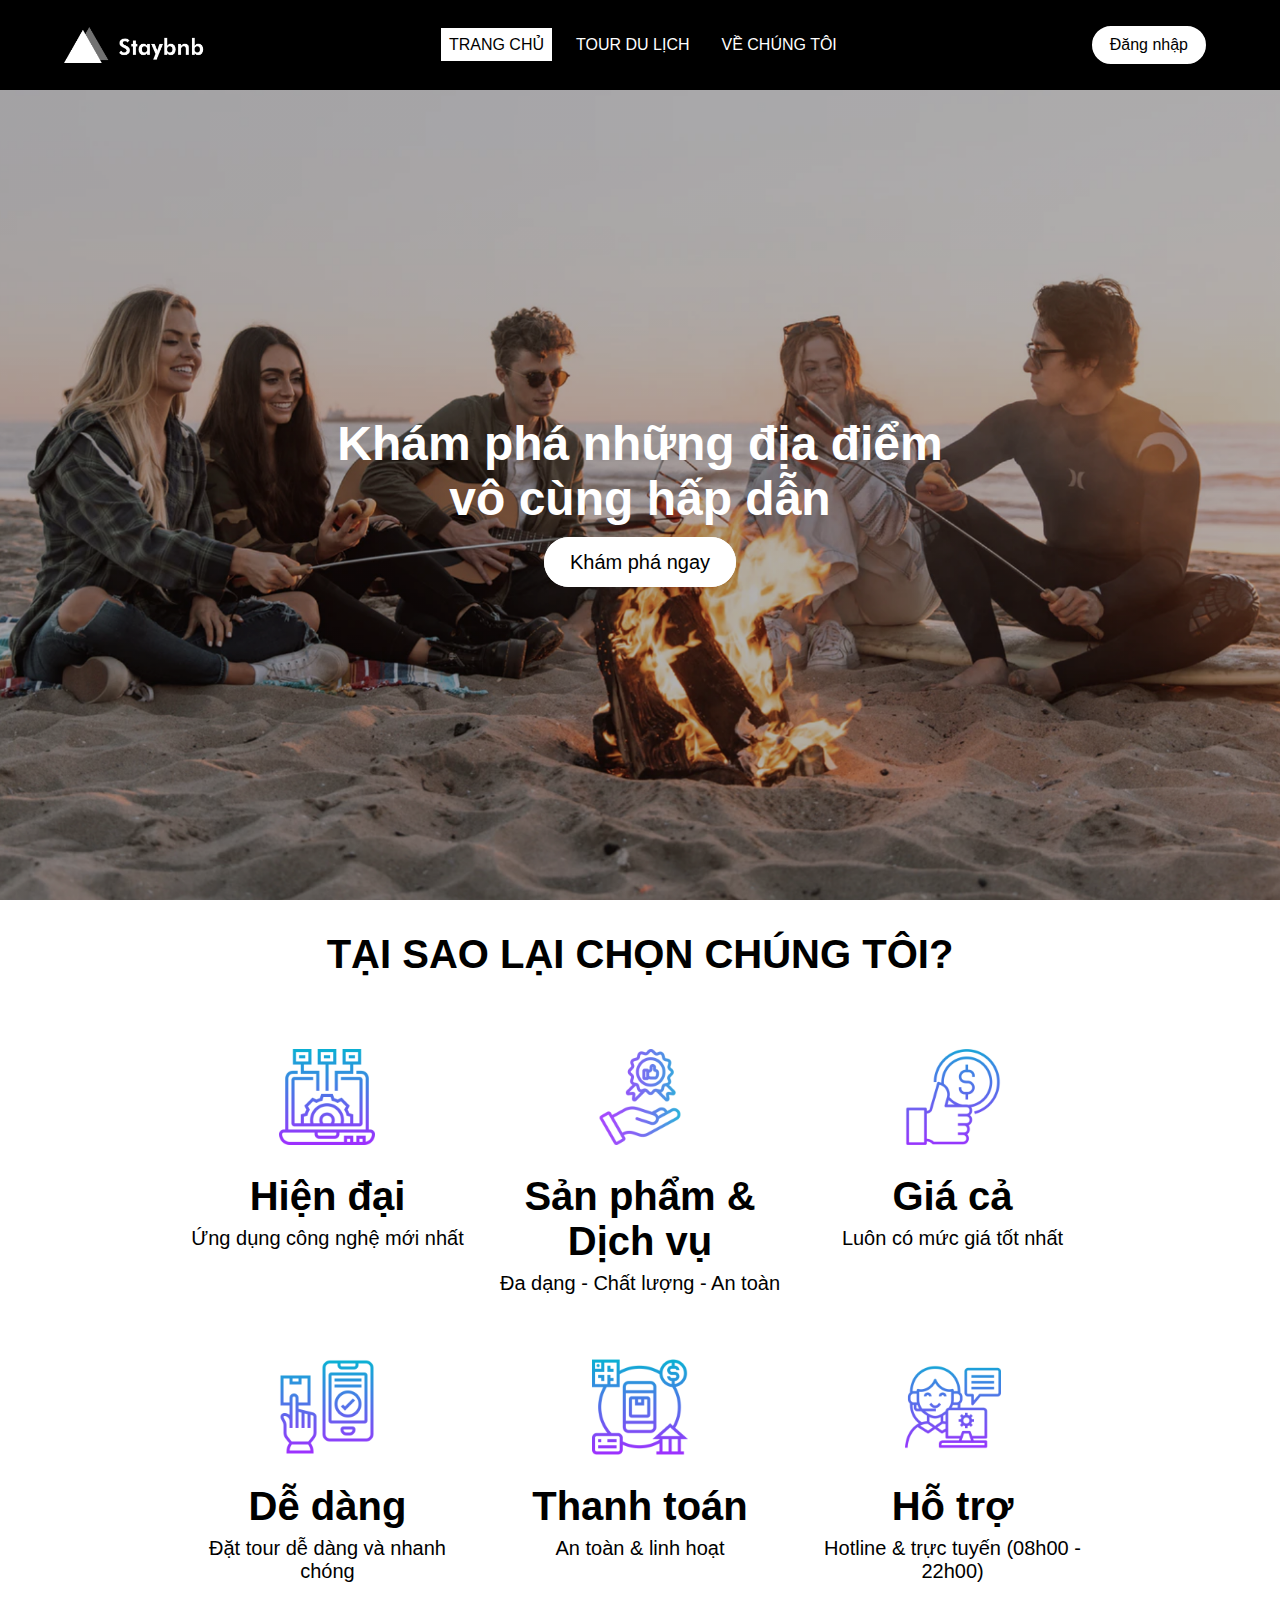
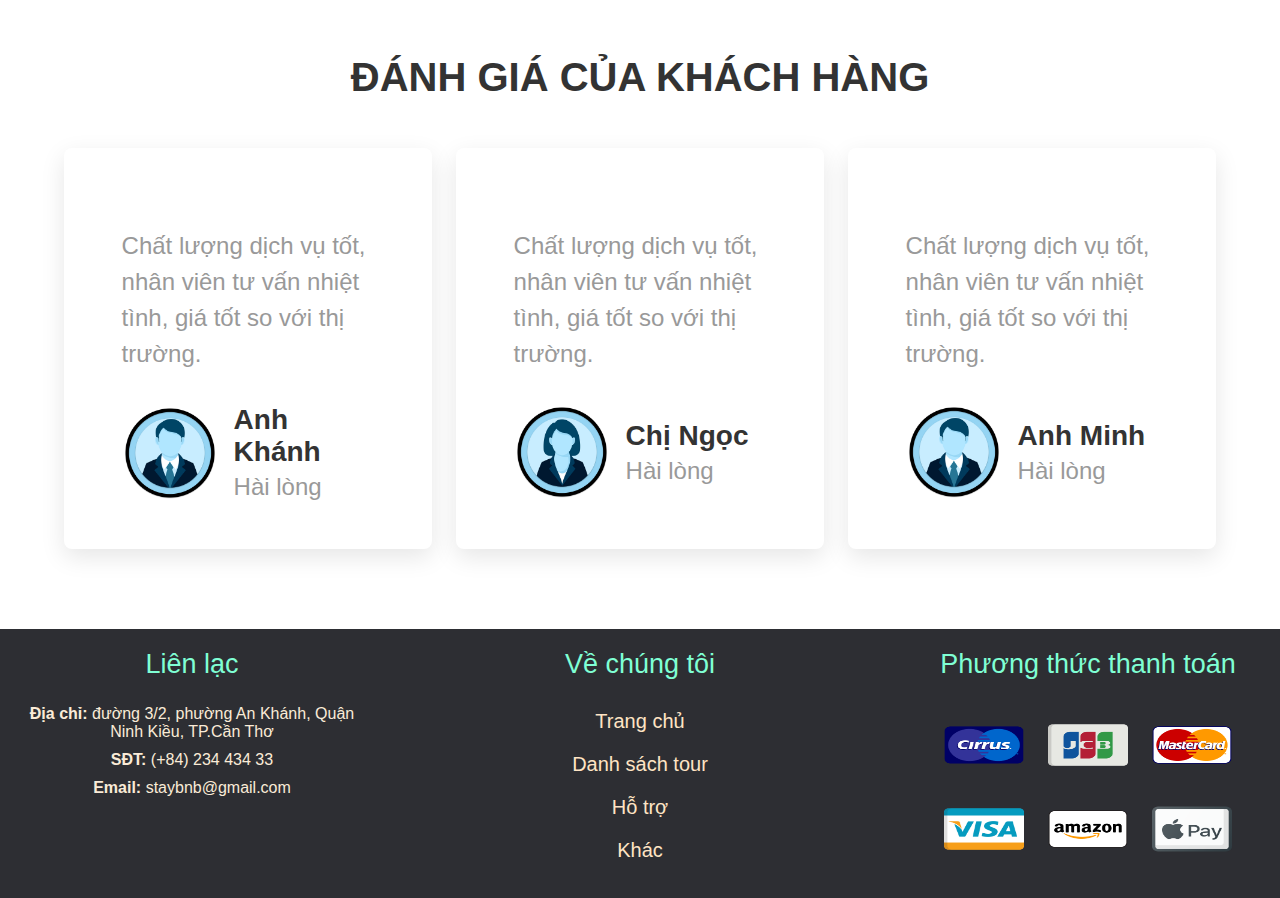
<file: index.html>
<!DOCTYPE html>
<html lang="en">
    <head>
        <meta charset="UTF-8" />
        <meta name="viewport" content="width=device-width, initial-scale=1.0" />
        <link
            rel="stylesheet"
            href="https://cdnjs.cloudflare.com/ajax/libs/font-awesome/6.4.2/css/all.min.css"
            integrity="sha512-z3gLpd7yknf1YoNbCzqRKc4qyor8gaKU1qmn+CShxbuBusANI9QpRohGBreCFkKxLhei6S9CQXFEbbKuqLg0DA=="
            crossorigin="anonymous"
            referrerpolicy="no-referrer" />
        <link rel="stylesheet" href="css/index.css" />
        <link rel="stylesheet" href="css/reset.css" />
        <title>Trang chủ</title>
    </head>
    <body>
        <header>
            <nav>
                <input type="checkbox" name="" id="toggler" class="hidden" />
                <label for="toggler" class="fa-solid fa-bars nav__toggle-icon hidden"></label>
                <img class="nav__logo" src="images/logo.png" alt="logo" />
                <ul class="nav__links">
                    <li><a class="active" href="#">Trang Chủ</a></li>
                    <li><a href="product.html">Tour Du Lịch</a></li>
                    <li><a href="#">Về Chúng Tôi</a></li>
                </ul>
                <a class="nav__btn-login" href="login.html">Đăng nhập</a>
                <div class="nav__personal hidden">
                    <div class="nav__shopping">
                        <p class="item-quantity hidden">0</p>
                        <i class="fa fa-shopping-cart nav__cart-icon"></i>
                    </div>
                    <div class="nav__user">
                        <i class="fa fa-user nav__user-icon"></i>
                        <span class="nav__username">Tang Thien Dat &nbsp; <i class="fa fa-caret-down"></i></span>
                        <div class="dropdown-menu hidden">
                            <ul>
                                <li><a href="#">Đổi mật khẩu</a></li>
                                <li><a class="nav__btn-logout" href="#">Đăng xuất</a></li>
                            </ul>
                        </div>
                    </div>
                </div>
            </nav>
        </header>
        <main>
            <section class="hero">
                <div class="hero-content">
                    <h1 class="caption">Khám phá những địa điểm vô cùng hấp dẫn</h1>
                    <a class="btn-explore" href="product.html">Khám phá ngay</a>
                </div>
            </section>
            <section class="why">
                <h1 class="why__title">Tại sao lại chọn chúng tôi?</h1>
                <div class="features">
                    <div class="feature__item">
                        <img class="feature__icon" src="images/index/technology.png" alt="technology" />
                        <h1 class="feature__title">Hiện đại</h1>
                        <p class="feature__description">Ứng dụng công nghệ mới nhất</p>
                    </div>
                    <div class="feature__item">
                        <img class="feature__icon" src="images/index/quality-service.png" alt="quality-service" />
                        <h1 class="feature__title">Sản phẩm & Dịch vụ</h1>
                        <p class="feature__description">Đa dạng - Chất lượng - An toàn</p>
                    </div>
                    <div class="feature__item">
                        <img class="feature__icon" src="images/index/best-price.png" alt="best-price" />
                        <h1 class="feature__title">Giá cả</h1>
                        <p class="feature__description">Luôn có mức giá tốt nhất</p>
                    </div>
                    <div class="feature__item">
                        <img class="feature__icon" src="images/index/easy-booking.png" alt="technology" />
                        <h1 class="feature__title">Dễ dàng</h1>
                        <p class="feature__description">Đặt tour dễ dàng và nhanh chóng</p>
                    </div>
                    <div class="feature__item">
                        <img class="feature__icon" src="images/index/safe-payment.png" alt="safe-payment" />
                        <h1 class="feature__title">Thanh toán</h1>
                        <p class="feature__description">An toàn & linh hoạt</p>
                    </div>
                    <div class="feature__item">
                        <img class="feature__icon" src="images/index/technical-support.png" alt="support" />
                        <h1 class="feature__title">Hỗ trợ</h1>
                        <p class="feature__description">Hotline & trực tuyến (08h00 - 22h00)</p>
                    </div>
                </div>
            </section>

            <section class="review" id="review">
                <h1 class="heading">ĐÁNH GIÁ CỦA KHÁCH HÀNG</h1>
                <div class="box-container">
                    <div class="box">
                        <div class="stars">
                            <i class="fa-solid fa-star"></i>
                            <i class="fa-solid fa-star"></i>
                            <i class="fa-solid fa-star"></i>
                            <i class="fa-solid fa-star"></i>
                            <i class="fa-solid fa-star"></i>
                        </div>

                        <p>Chất lượng dịch vụ tốt, nhân viên tư vấn nhiệt tình, giá tốt so với thị trường.</p>

                        <div class="user">
                            <img src="./images/index/user1.jpg" alt="user1" />
                            <div class="user-info">
                                <h3>Anh Khánh</h3>
                                <span>Hài lòng</span>
                            </div>
                        </div>
                    </div>

                    <div class="box">
                        <div class="stars">
                            <i class="fa-solid fa-star"></i>
                            <i class="fa-solid fa-star"></i>
                            <i class="fa-solid fa-star"></i>
                            <i class="fa-solid fa-star"></i>
                            <i class="fa-solid fa-star"></i>
                        </div>

                        <p>Chất lượng dịch vụ tốt, nhân viên tư vấn nhiệt tình, giá tốt so với thị trường.</p>

                        <div class="user">
                            <img src="./images/index/user2.png" alt="user2" />
                            <div class="user-info">
                                <h3>Chị Ngọc</h3>
                                <span>Hài lòng</span>
                            </div>
                        </div>
                    </div>

                    <div class="box">
                        <div class="stars">
                            <i class="fa-solid fa-star"></i>
                            <i class="fa-solid fa-star"></i>
                            <i class="fa-solid fa-star"></i>
                            <i class="fa-solid fa-star"></i>
                            <i class="fa-solid fa-star"></i>
                        </div>

                        <p>Chất lượng dịch vụ tốt, nhân viên tư vấn nhiệt tình, giá tốt so với thị trường.</p>

                        <div class="user">
                            <img src="./images/index/user1.jpg" alt="user3" />
                            <div class="user-info">
                                <h3>Anh Minh</h3>
                                <span>Hài lòng</span>
                            </div>
                        </div>
                    </div>
                </div>
            </section>
        </main>

        <footer>
            <div class="footer left">
                <h4 class="title">Liên lạc</h4>
                <p><b>Địa chỉ: </b>đường 3/2, phường An Khánh, Quận Ninh Kiều, TP.Cần Thơ</p>
                <p><b>SĐT: </b>(+84) 234 434 33</p>
                <p><b>Email: </b>staybnb@gmail.com</p>
                <p class="icon"><i class="fa-brands fa-facebook"></i></p>
                <p class="icon"><i class="fa-brands fa-instagram"></i></p>
                <p class="icon"><i class="fa-brands fa-google-plus"></i></p>
                <p class="icon"><i class="fa-brands fa-square-x-twitter"></i></p>
            </div>

            <div class="footer main">
                <h4 class="title">Về chúng tôi</h4>
                <ul>
                    <li><a href="index.html">Trang chủ</a></li>
                    <li><a href="product.html">Danh sách tour</a></li>
                    <li><a href="#">Hỗ trợ</a></li>
                    <li><a href="#">Khác</a></li>
                </ul>
            </div>

            <div class="footer right">
                <h4 class="title">Phương thức thanh toán</h4>
                <p>
                    <img src="./images/card/cir.png" width="100" height="80" alt="" />
                    <img src="./images/card/jcb.png" width="100" height="80" alt="" />
                    <img src="./images/card/master.png" width="100" height="80" alt="" />
                    <img src="./images/card/visa.png" width="100" height="80" alt="" />
                    <img src="./images/card/amazon.png" width="100" height="80" alt="" />
                    <img src="./images/card/apple.png" width="100" height="80" alt="" />
                </p>
            </div>
        </footer>
        <script src="js/index.js"></script>
        <script src="js/cart.js"></script>
        <script>
            window.onload = function () {
                loadShoppingCart();
                if (localStorage.getItem("loggedInUser")) {
                    const loggedInUser = JSON.parse(localStorage.getItem("loggedInUser"));
                    console.log(loggedInUser);
                    document.querySelector(
                        ".nav__username"
                    ).innerHTML = `${loggedInUser.username} &nbsp; <i class="fa fa-caret-down"></i>`;
                    const btnLogIn = document.querySelector(".nav__btn-login");
                    const navPersonal = document.querySelector(".nav__personal");
                    if (btnLogIn) {
                        btnLogIn.classList.add("hidden");
                        navPersonal.classList.remove("hidden");
                    } else {
                        btnLogIn.classList.remove("hidden");
                        navPersonal.classList.add("hidden");
                    }
                }
            };
            document.querySelector(".nav__logo").addEventListener("click", function () {
                window.location.href = "index.html";
            });
        </script>
    </body>
</html>
</file>
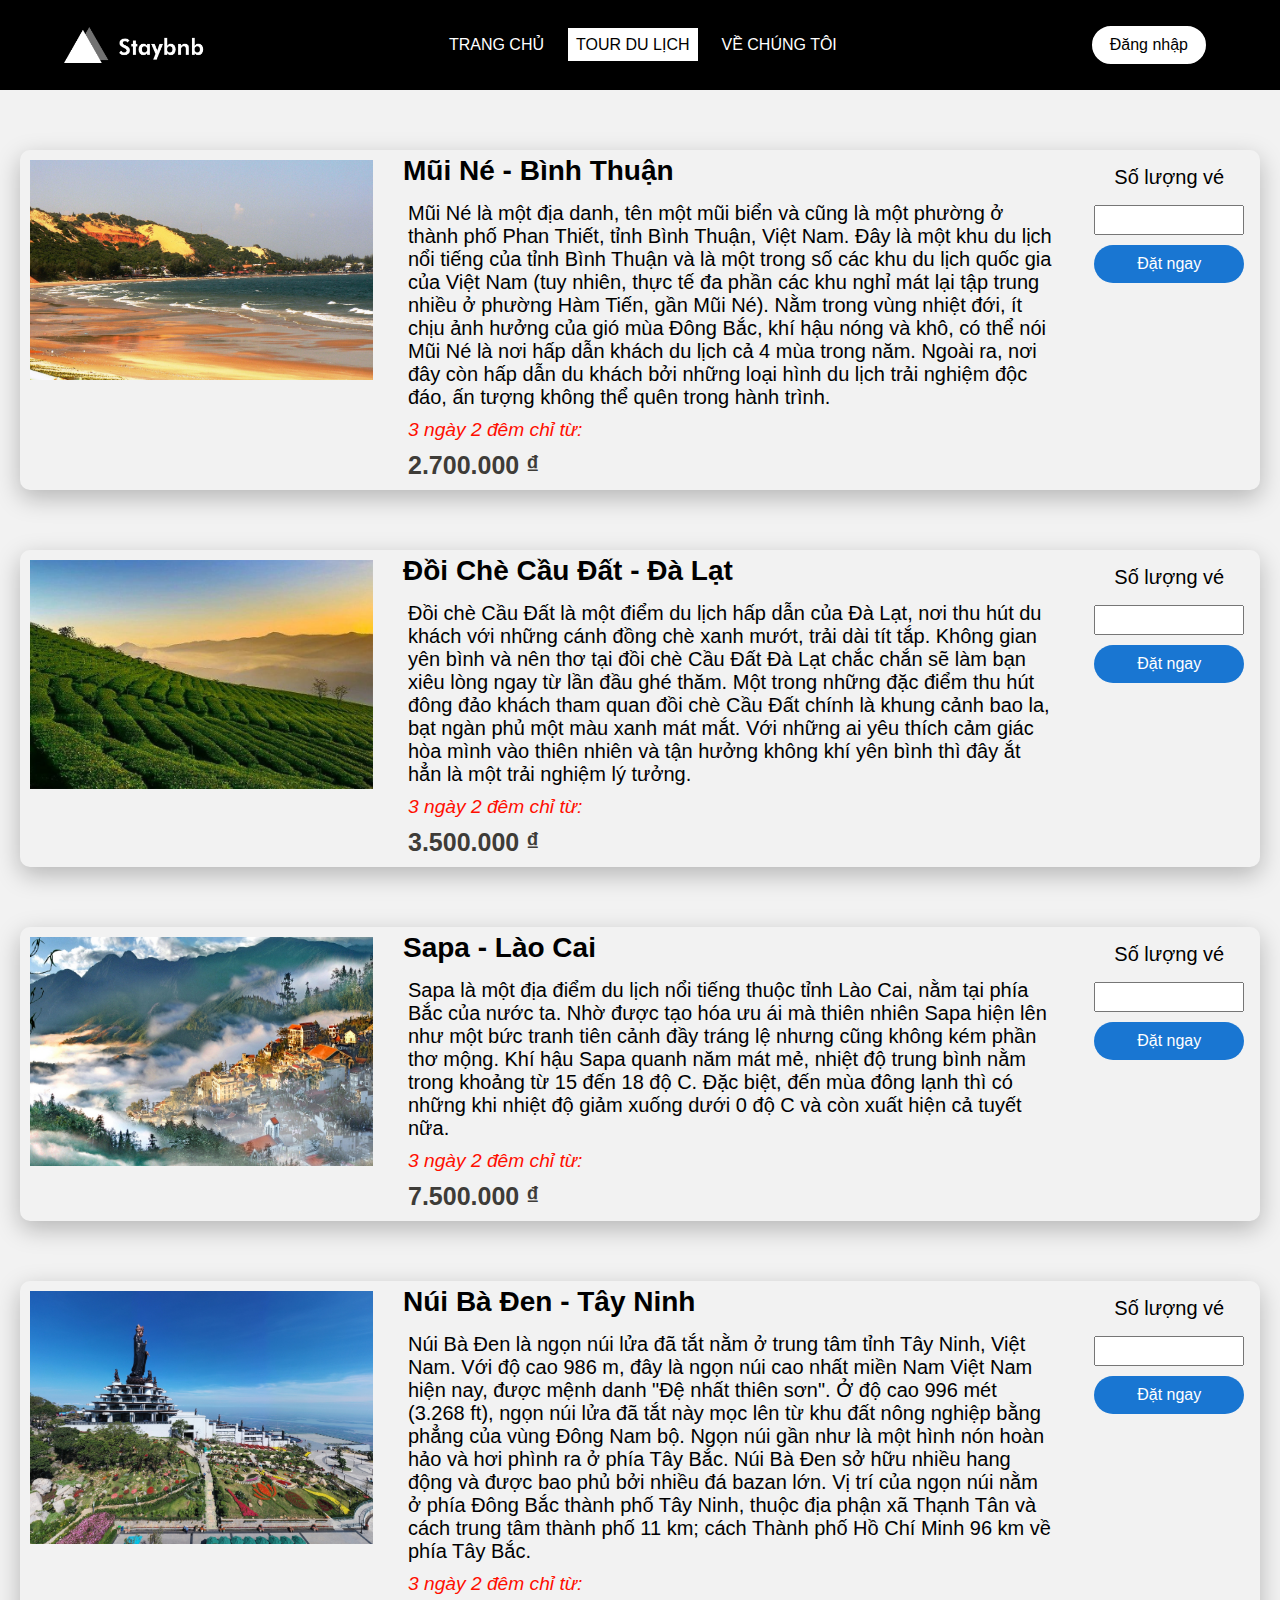
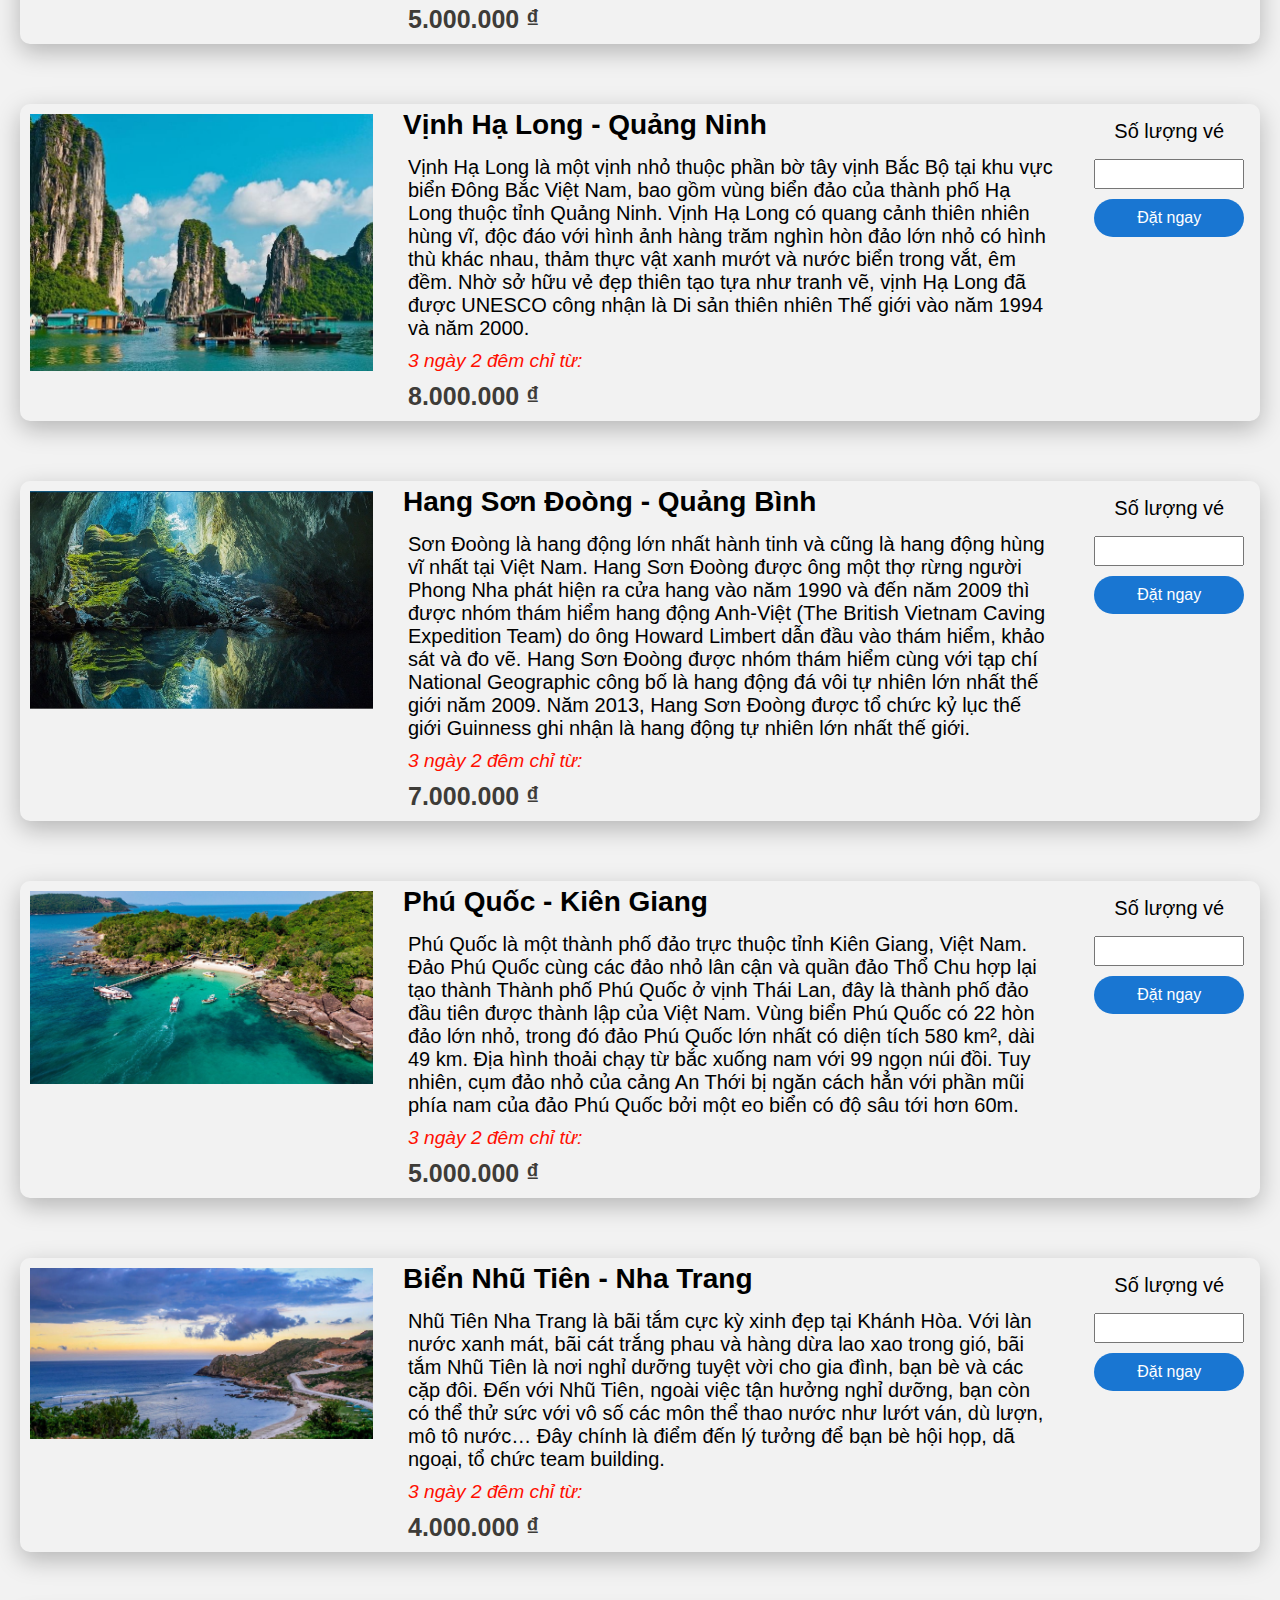
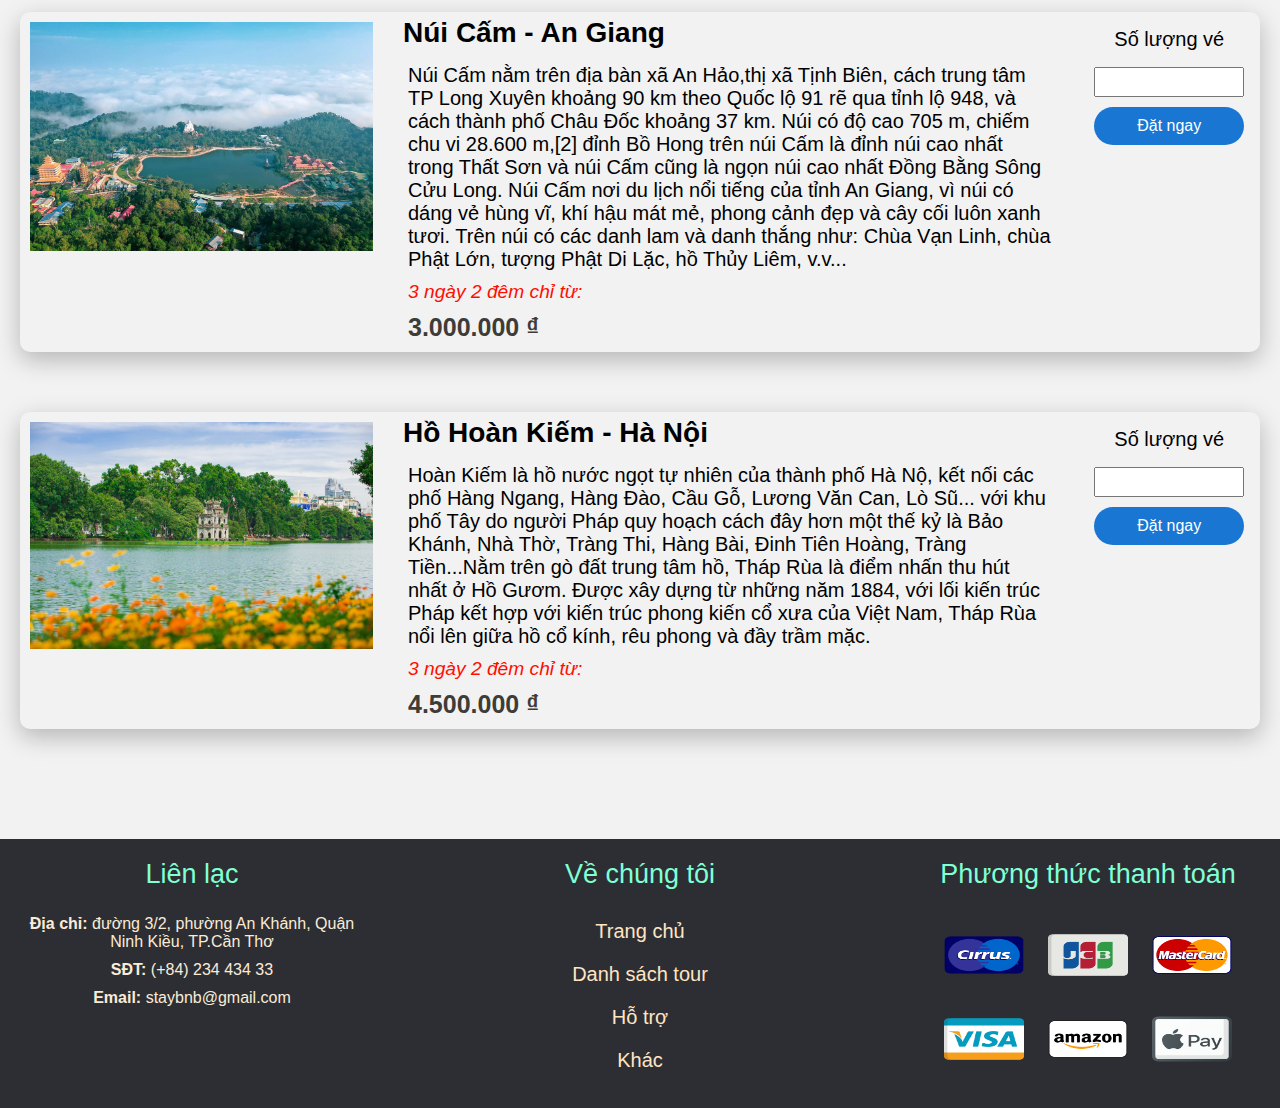
<file: cart.html>
<!DOCTYPE html>
<html lang="en">
    <head>
        <meta charset="UTF-8" />
        <meta name="viewport" content="width=device-width, initial-scale=1.0" />
        <title>Giỏ hàng</title>
        <link
            rel="stylesheet"
            href="https://cdnjs.cloudflare.com/ajax/libs/font-awesome/6.5.1/css/all.min.css"
            integrity="sha512-DTOQO9RWCH3ppGqcWaEA1BIZOC6xxalwEsw9c2QQeAIftl+Vegovlnee1c9QX4TctnWMn13TZye+giMm8e2LwA=="
            crossorigin="anonymous"
            referrerpolicy="no-referrer" />
        <link rel="stylesheet" href="css/cart.css" />
        <link rel="stylesheet" href="css/reset.css" />
    </head>
    <body>
        <header>
            <nav>
                <img class="nav__logo" src="images/logo.png" alt="logo" />
            </nav>
        </header>
        <main>
            <div class="cart"></div>
            <div class="payment">
                <table class="payment-info">
                    <tbody></tbody>
                </table>
                <a class="btn-pay" href="#">Thanh toán</a>
            </div>
        </main>
        <footer>
            <div class="footer-content">
                <h4 class="title">Phương thức thanh toán</h4>
                <p>
                    <img src="./images/card/cir.png" width="100" height="80" alt="" />
                    <img src="./images/card/jcb.png" width="100" height="80" alt="" />
                    <img src="./images/card/master.png" width="100" height="80" alt="" />
                    <img src="./images/card/visa.png" width="100" height="80" alt="" />
                    <img src="./images/card/amazon.png" width="100" height="80" alt="" />
                    <img src="./images/card/apple.png" width="100" height="80" alt="" />
                </p>
            </div>
        </footer>
    </body>
    <script src="js/cart.js"></script>
    <script>
        window.onload = showCart;
        document.querySelector(".nav__logo").addEventListener("click", function () {
            window.location.href = "index.html";
        });
    </script>
</html>
</file>
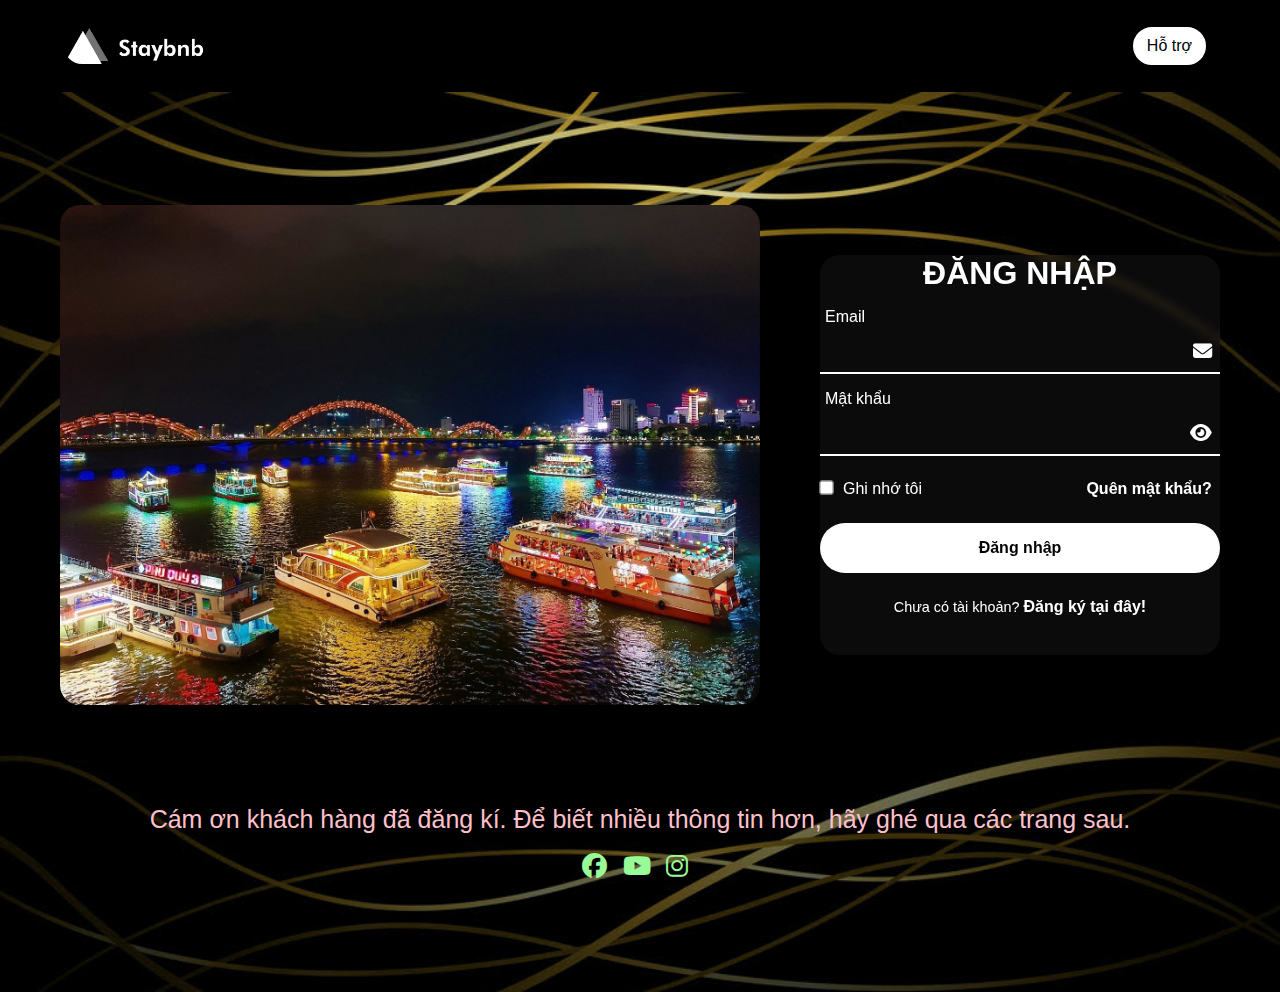
<file: login.html>
<!DOCTYPE html>
<html lang="en">
    <head>
        <meta charset="UTF-8" />
        <meta name="viewport" content="width=device-width, initial-scale=1.0" />
        <title>Đăng Nhập</title>
        <link rel="stylesheet" href="https://cdnjs.cloudflare.com/ajax/libs/font-awesome/6.4.2/css/all.min.css" />
        <link rel="stylesheet" href="/css/login.css" />
    </head>
    <body>
        <header>
            <nav>
                <img class="nav__logo" src="images/logo.png" alt="logo" />
                <a class="nav__btn-support" href="#">Hỗ trợ</a>
            </nav>
        </header>
        <main class="form">
            <form id="login-form">
                <img src="/images/login/banner-login.jpg" width="700px" height="500px" alt="" />
                <div class="form-box">
                    <h2 class="title">Đăng Nhập</h2>
                    <div class="inputbox">
                        <i class="fa-solid fa-envelope"></i>
                        <input id="email" type="email" required autocomplete="off" />
                        <label for="email">Email</label>
                    </div>
                    <div class="inputbox">
                        <i class="fa-solid fa-eye show-password"></i>
                        <input id="password" type="password" required />
                        <label for="password">Mật khẩu</label>
                    </div>
                    <div class="forget">
                        <label for="checkbox">
                            <input id="checkbox" type="checkbox" />Ghi nhớ tôi
                            <a href="#">Quên mật khẩu?</a>
                        </label>
                    </div>
                    <button>Đăng nhập</button>
                    <div class="register">
                        <p>
                            <span>Chưa có tài khoản?</span>
                            <a href="register.html"> Đăng ký tại đây!</a>
                        </p>
                    </div>
                </div>
            </form>
            <div class="form__content-detail">
                <div class="icon">
                    <p>Cám ơn khách hàng đã đăng kí. Để biết nhiều thông tin hơn, hãy ghé qua các trang sau.</p>
                    <a href="#">
                        <i class="fa-brands fa-facebook"></i>
                    </a>
                    <a href="#">
                        <i class="fa-brands fa-youtube"></i>
                    </a>
                    <a href="#">
                        <i class="fa-brands fa-instagram"></i>
                    </a>
                </div>
            </div>
        </main>
        <script src="js/login.js"></script>
        <script>
            document.querySelector(".nav__logo").addEventListener("click", function () {
                window.location.href = "index.html";
            });
        </script>
    </body>
</html>
</file>
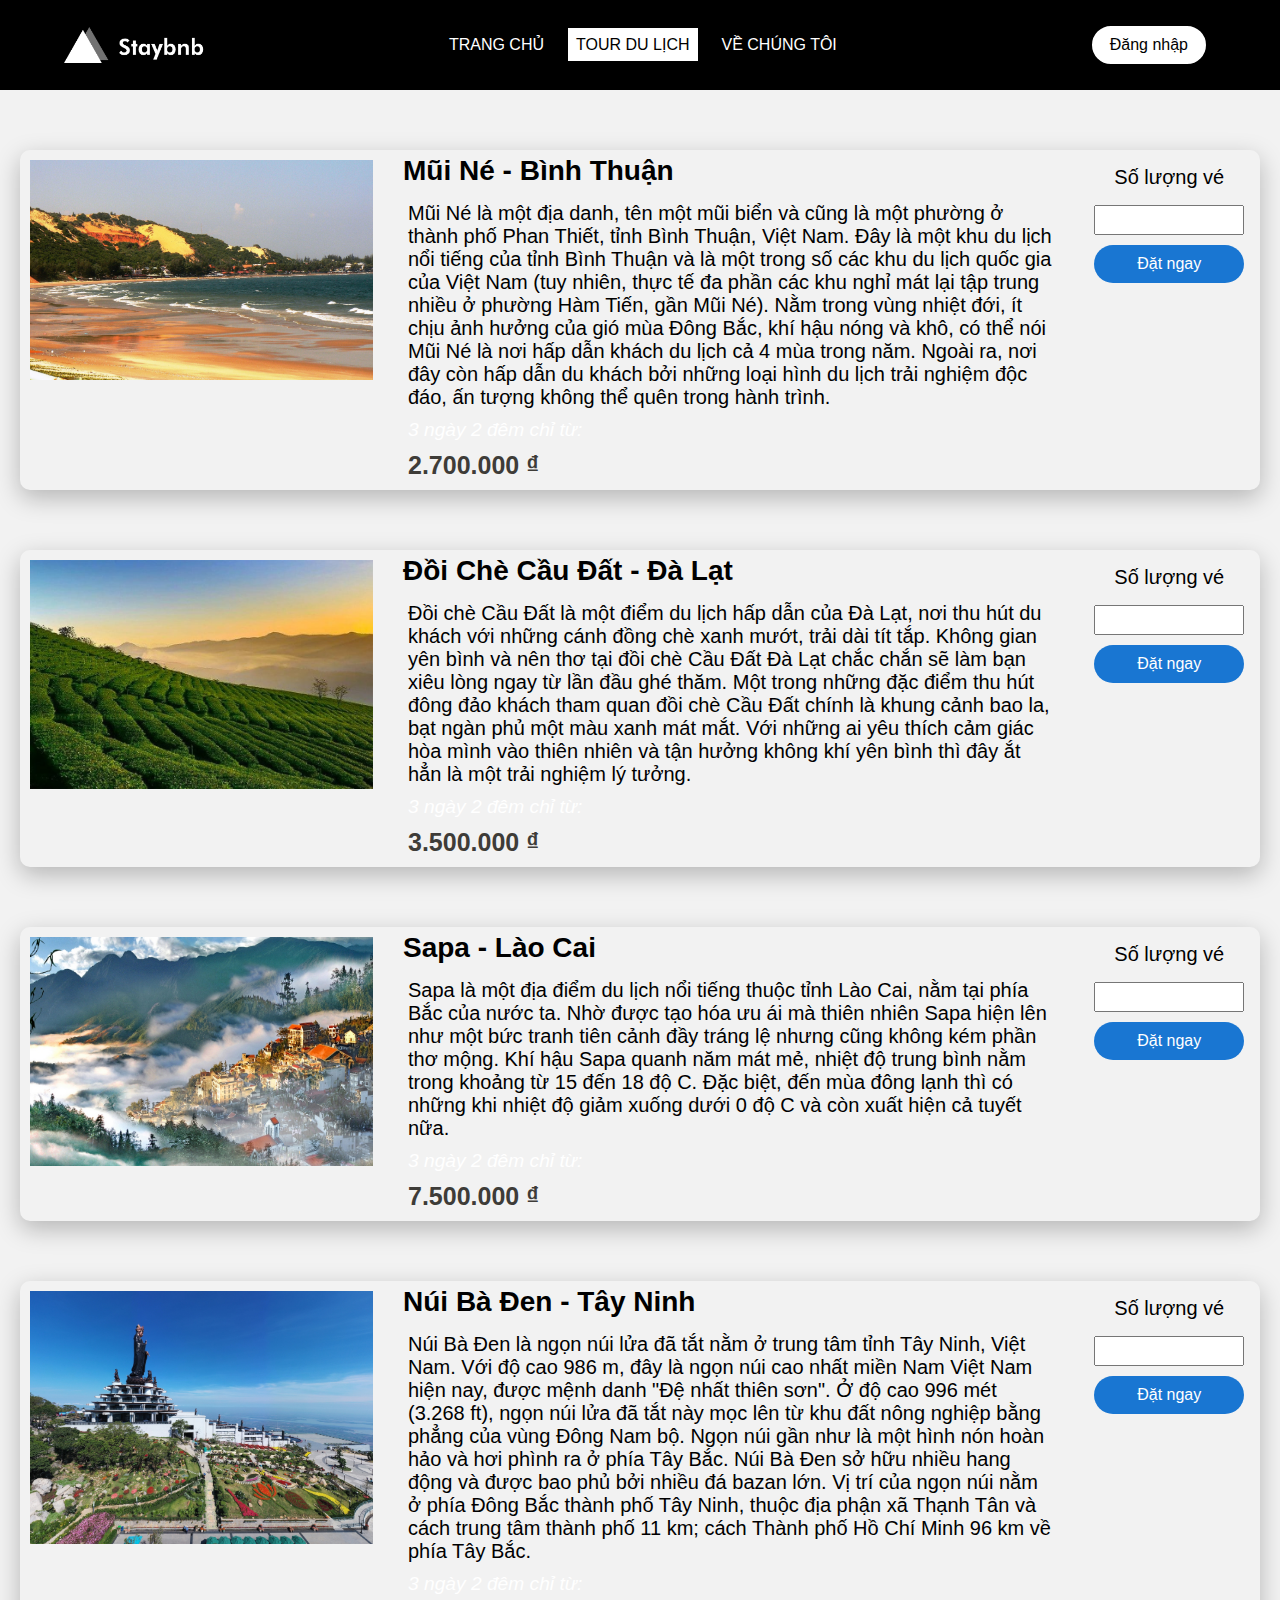
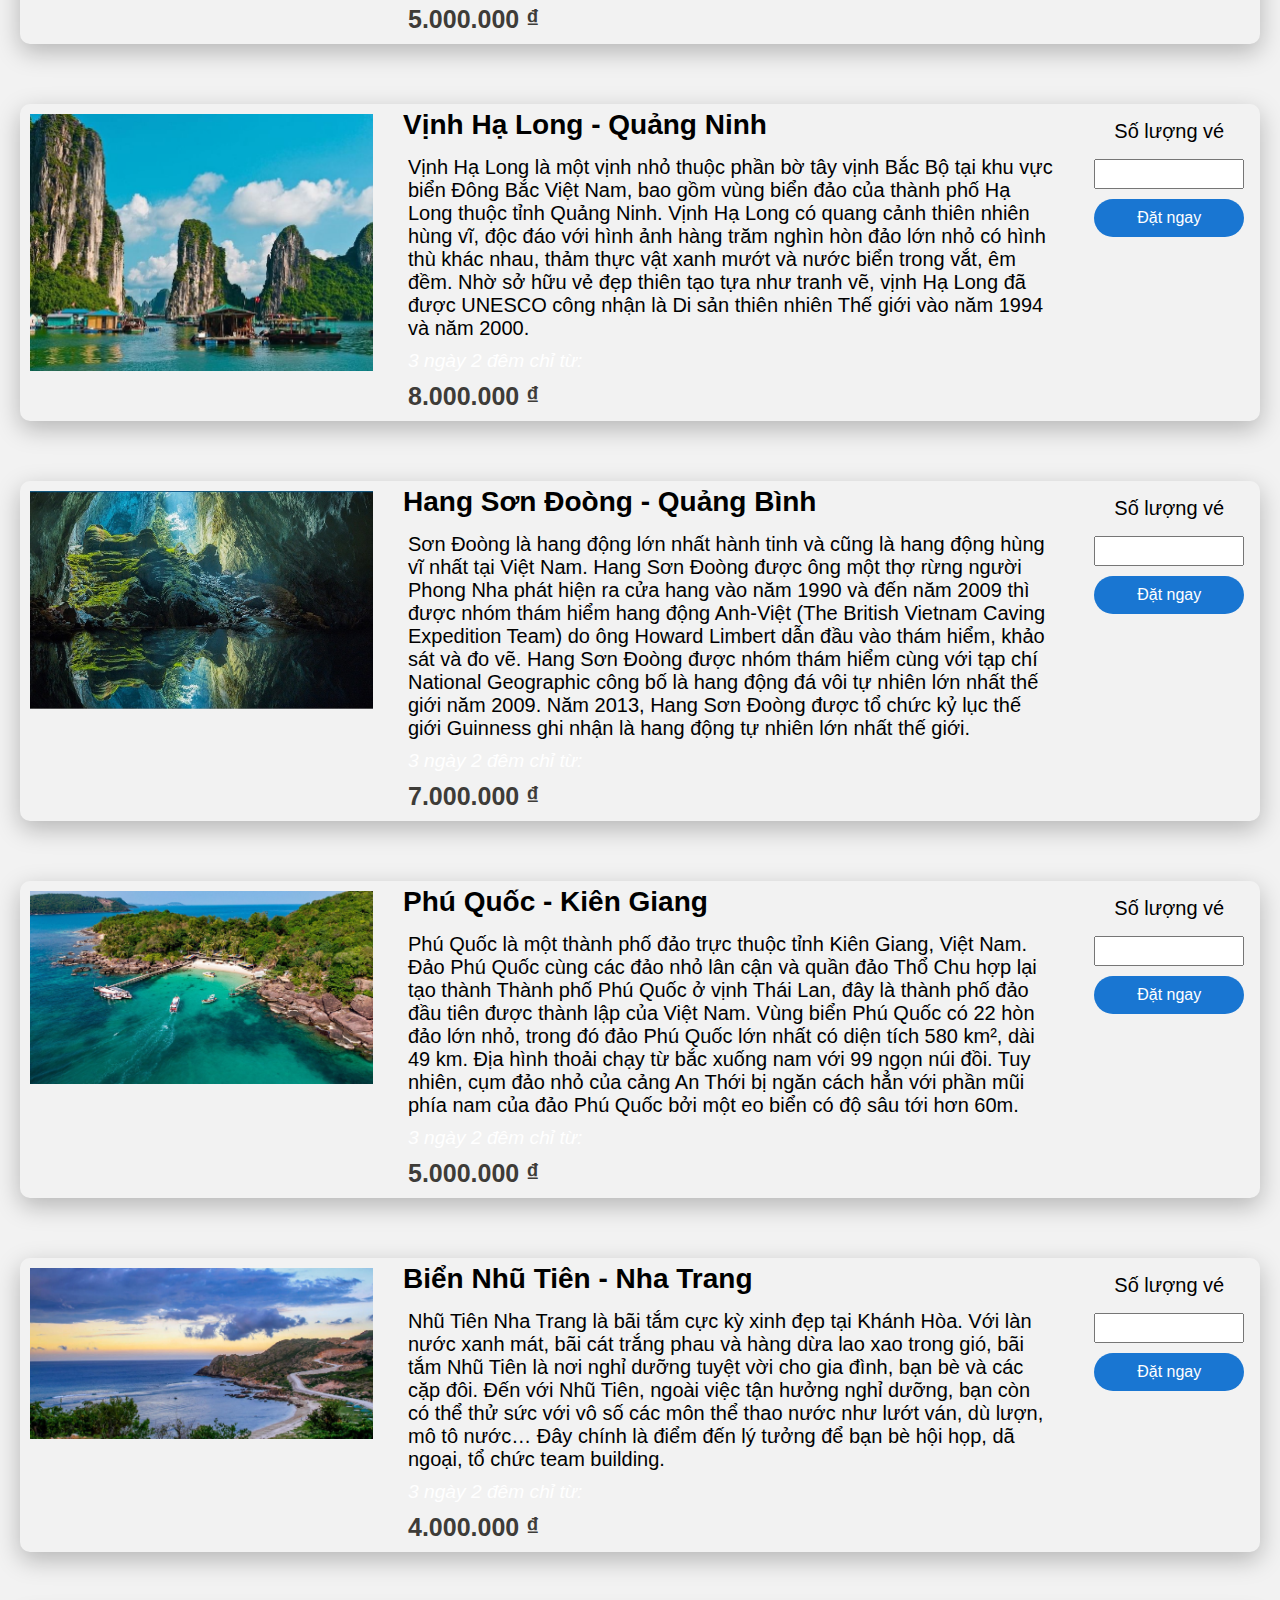
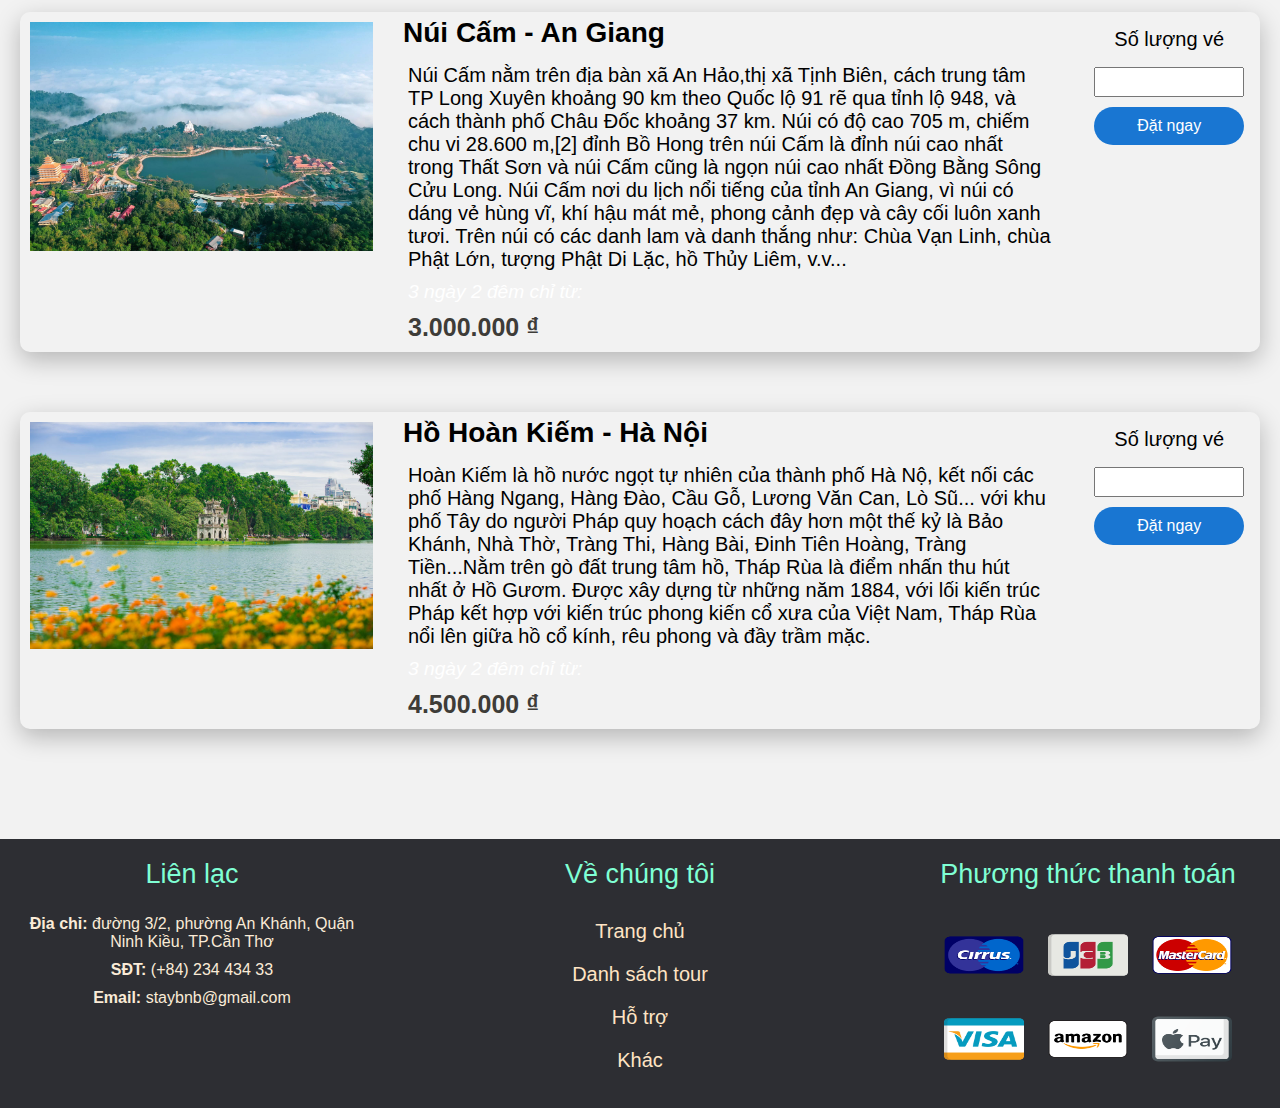
<file: product.html>
<!DOCTYPE html>
<html lang="en">
    <head>
        <meta charset="UTF-8" />
        <meta name="viewport" content="width=device-width, initial-scale=1.0" />
        <title>Product</title>
        <link
            rel="stylesheet"
            href="https://cdnjs.cloudflare.com/ajax/libs/font-awesome/6.5.1/css/all.min.css"
            integrity="sha512-DTOQO9RWCH3ppGqcWaEA1BIZOC6xxalwEsw9c2QQeAIftl+Vegovlnee1c9QX4TctnWMn13TZye+giMm8e2LwA=="
            crossorigin="anonymous"
            referrerpolicy="no-referrer" />
        <link rel="stylesheet" href="./css/product.css" />
        <link rel="stylesheet" href="./css/reset.css" />
    </head>
    <body>
        <header>
            <nav>
                <input type="checkbox" name="" id="toggler" class="hidden" />
                <label for="toggler" class="fa-solid fa-bars nav__toggle-icon hidden"></label>
                <img class="nav__logo" src="images/logo.png" alt="logo" />
                <ul class="nav__links">
                    <li><a href="index.html">Trang Chủ</a></li>
                    <li><a class="active" href="product.html">Tour Du Lịch</a></li>
                    <li><a href="#">Về Chúng Tôi</a></li>
                </ul>
                <a class="nav__btn-login" href="login.html">Đăng nhập</a>
                <div class="nav__personal hidden">
                    <div class="nav__shopping">
                        <p class="item-quantity hidden">0</p>
                        <i class="fa fa-shopping-cart nav__cart-icon"></i>
                    </div>
                    <div class="nav__user">
                        <i class="fa fa-user nav__user-icon"></i>
                        <span class="nav__username">Username &nbsp; <i class="fa fa-caret-down"></i></span>
                        <div class="dropdown-menu hidden">
                            <ul>
                                <li><a href="#">Đổi mật khẩu</a></li>
                                <li><a class="nav__btn-logout" href="#">Đăng xuất</a></li>
                            </ul>
                        </div>
                    </div>
                </div>
            </nav>
        </header>
        <script src="./js/index.js"></script>
        <main>
            <div class="places-list">
                <div class="places-item">
                    <div class="places-img">
                        <img src="./images/products/product-001.jpg" alt="" />
                    </div>

                    <div class="places-body">
                        <p class="product-id" hidden>001</p>
                        <h1 class="place-name">Mũi Né - Bình Thuận</h1>
                        <p class="place-description">
                            Mũi Né là một địa danh, tên một mũi biển và cũng là một phường ở thành phố Phan Thiết, tỉnh
                            Bình Thuận, Việt Nam. Đây là một khu du lịch nổi tiếng của tỉnh Bình Thuận và là một trong
                            số các khu du lịch quốc gia của Việt Nam (tuy nhiên, thực tế đa phần các khu nghỉ mát lại
                            tập trung nhiều ở phường Hàm Tiến, gần Mũi Né). Nằm trong vùng nhiệt đới, ít chịu ảnh hưởng
                            của gió mùa Đông Bắc, khí hậu nóng và khô, có thể nói Mũi Né là nơi hấp dẫn khách du lịch cả
                            4 mùa trong năm. Ngoài ra, nơi đây còn hấp dẫn du khách bởi những loại hình du lịch trải
                            nghiệm độc đáo, ấn tượng không thể quên trong hành trình.
                        </p>
                        <p><i class="box-animation">3 ngày 2 đêm chỉ từ:</i></p>
                        <h3 class="price">2700000</h3>
                    </div>

                    <div class="places-booking">
                        <p class="booking-title">Số lượng vé</p>
                        <input type="number" name="quantity" id="quantity-001" min="0" max="100" />
                        <a class="book-now" href="#">Đặt ngay</a>
                    </div>
                </div>

                <div class="places-item">
                    <div class="places-img">
                        <img src="./images/products/product-002.jpg" alt="" />
                    </div>

                    <div class="places-body">
                        <p class="product-id" hidden>002</p>
                        <h1 class="place-name">Đồi Chè Cầu Đất - Đà Lạt</h1>
                        <p class="place-description">
                            Đồi chè Cầu Đất là một điểm du lịch hấp dẫn của Đà Lạt, nơi thu hút du khách với những cánh
                            đồng chè xanh mướt, trải dài tít tắp. Không gian yên bình và nên thơ tại đồi chè Cầu Đất Đà
                            Lạt chắc chắn sẽ làm bạn xiêu lòng ngay từ lần đầu ghé thăm. Một trong những đặc điểm thu
                            hút đông đảo khách tham quan đồi chè Cầu Đất chính là khung cảnh bao la, bạt ngàn phủ một
                            màu xanh mát mắt. Với những ai yêu thích cảm giác hòa mình vào thiên nhiên và tận hưởng
                            không khí yên bình thì đây ắt hẳn là một trải nghiệm lý tưởng.
                        </p>
                        <p><i class="box-animation">3 ngày 2 đêm chỉ từ:</i></p>
                        <h3 class="price">3500000</h3>
                    </div>

                    <div class="places-booking">
                        <p class="booking-title">Số lượng vé</p>
                        <input type="number" name="quantity" id="quantity-002" min="0" max="100" />
                        <a class="book-now" href="#">Đặt ngay</a>
                    </div>
                </div>

                <div class="places-item">
                    <div class="places-img">
                        <img src="./images/products/product-003.jpg" alt="" />
                    </div>

                    <div class="places-body">
                        <p class="product-id" hidden>003</p>
                        <h1 class="place-name">Sapa - Lào Cai</h1>
                        <p class="place-description">
                            Sapa là một địa điểm du lịch nổi tiếng thuộc tỉnh Lào Cai, nằm tại phía Bắc của nước ta. Nhờ
                            được tạo hóa ưu ái mà thiên nhiên Sapa hiện lên như một bức tranh tiên cảnh đầy tráng lệ
                            nhưng cũng không kém phần thơ mộng. Khí hậu Sapa quanh năm mát mẻ, nhiệt độ trung bình nằm
                            trong khoảng từ 15 đến 18 độ C. Đặc biệt, đến mùa đông lạnh thì có những khi nhiệt độ giảm
                            xuống dưới 0 độ C và còn xuất hiện cả tuyết nữa.
                        </p>
                        <p><i class="box-animation">3 ngày 2 đêm chỉ từ:</i></p>
                        <h3 class="price">7500000</h3>
                    </div>

                    <div class="places-booking">
                        <p class="booking-title">Số lượng vé</p>
                        <input type="number" name="quantity" id="quantity-003" min="0" max="100" />
                        <a class="book-now" href="#">Đặt ngay</a>
                    </div>
                </div>

                <div class="places-item">
                    <div class="places-img">
                        <img src="./images/products/product-004.jpg" alt="" />
                    </div>

                    <div class="places-body">
                        <p class="product-id" hidden>004</p>
                        <h1 class="place-name">Núi Bà Đen - Tây Ninh</h1>
                        <p class="place-description">
                            Núi Bà Đen là ngọn núi lửa đã tắt nằm ở trung tâm tỉnh Tây Ninh, Việt Nam. Với độ cao 986 m,
                            đây là ngọn núi cao nhất miền Nam Việt Nam hiện nay, được mệnh danh "Đệ nhất thiên sơn". Ở
                            độ cao 996 mét (3.268 ft), ngọn núi lửa đã tắt này mọc lên từ khu đất nông nghiệp bằng phẳng
                            của vùng Đông Nam bộ. Ngọn núi gần như là một hình nón hoàn hảo và hơi phình ra ở phía Tây
                            Bắc. Núi Bà Đen sở hữu nhiều hang động và được bao phủ bởi nhiều đá bazan lớn. Vị trí của
                            ngọn núi nằm ở phía Đông Bắc thành phố Tây Ninh, thuộc địa phận xã Thạnh Tân và cách trung
                            tâm thành phố 11 km; cách Thành phố Hồ Chí Minh 96 km về phía Tây Bắc.
                        </p>
                        <p><i class="box-animation">3 ngày 2 đêm chỉ từ:</i></p>
                        <h3 class="price">5000000</h3>
                    </div>

                    <div class="places-booking">
                        <p class="booking-title">Số lượng vé</p>
                        <input type="number" name="quantity" id="quantity-004" min="0" max="100" />
                        <a class="book-now" href="#">Đặt ngay</a>
                    </div>
                </div>

                <div class="places-item">
                    <div class="places-img">
                        <img src="./images/products/product-005.jpg" alt="" />
                    </div>

                    <div class="places-body">
                        <p class="product-id" hidden>005</p>
                        <h1 class="place-name">Vịnh Hạ Long - Quảng Ninh</h1>
                        <p class="place-description">
                            Vịnh Hạ Long là một vịnh nhỏ thuộc phần bờ tây vịnh Bắc Bộ tại khu vực biển Đông Bắc Việt
                            Nam, bao gồm vùng biển đảo của thành phố Hạ Long thuộc tỉnh Quảng Ninh. Vịnh Hạ Long có
                            quang cảnh thiên nhiên hùng vĩ, độc đáo với hình ảnh hàng trăm nghìn hòn đảo lớn nhỏ có hình
                            thù khác nhau, thảm thực vật xanh mướt và nước biển trong vắt, êm đềm. Nhờ sở hữu vẻ đẹp
                            thiên tạo tựa như tranh vẽ, vịnh Hạ Long đã được UNESCO công nhận là Di sản thiên nhiên Thế
                            giới vào năm 1994 và năm 2000.
                        </p>
                        <p><i class="box-animation">3 ngày 2 đêm chỉ từ:</i></p>
                        <h3 class="price">8000000</h3>
                    </div>

                    <div class="places-booking">
                        <p class="booking-title">Số lượng vé</p>
                        <input type="number" name="quantity" id="quantity-005" min="0" max="100" />
                        <a class="book-now" href="#">Đặt ngay</a>
                    </div>
                </div>
                <div class="places-item">
                    <div class="places-img">
                        <img src="./images/products/product-006.jpg" alt="" />
                    </div>

                    <div class="places-body">
                        <p class="product-id" hidden>006</p>
                        <h1 class="place-name">Hang Sơn Đoòng - Quảng Bình</h1>
                        <p class="place-description">
                            Sơn Đoòng là hang động lớn nhất hành tinh và cũng là hang động hùng vĩ nhất tại Việt Nam.
                            Hang Sơn Đoòng được ông một thợ rừng người Phong Nha phát hiện ra cửa hang vào năm 1990 và
                            đến năm 2009 thì được nhóm thám hiểm hang động Anh-Việt (The British Vietnam Caving
                            Expedition Team) do ông Howard Limbert dẫn đầu vào thám hiểm, khảo sát và đo vẽ. Hang Sơn
                            Đoòng được nhóm thám hiểm cùng với tạp chí National Geographic công bố là hang động đá vôi
                            tự nhiên lớn nhất thế giới năm 2009. Năm 2013, Hang Sơn Đoòng được tổ chức kỷ lục thế giới
                            Guinness ghi nhận là hang động tự nhiên lớn nhất thế giới.
                        </p>
                        <p><i class="box-animation">3 ngày 2 đêm chỉ từ:</i></p>
                        <h3 class="price">7000000</h3>
                    </div>

                    <div class="places-booking">
                        <p class="booking-title">Số lượng vé</p>
                        <input type="number" name="quantity" id="quantity-006" min="0" max="100" />
                        <a class="book-now" href="#">Đặt ngay</a>
                    </div>
                </div>

                <div class="places-item">
                    <div class="places-img">
                        <img src="./images/products/product-007.png" alt="" />
                    </div>

                    <div class="places-body">
                        <p class="product-id" hidden>007</p>
                        <h1 class="place-name">Phú Quốc - Kiên Giang</h1>
                        <p class="place-description">
                            Phú Quốc là một thành phố đảo trực thuộc tỉnh Kiên Giang, Việt Nam. Đảo Phú Quốc cùng các
                            đảo nhỏ lân cận và quần đảo Thổ Chu hợp lại tạo thành Thành phố Phú Quốc ở vịnh Thái Lan,
                            đây là thành phố đảo đầu tiên được thành lập của Việt Nam. Vùng biển Phú Quốc có 22 hòn đảo
                            lớn nhỏ, trong đó đảo Phú Quốc lớn nhất có diện tích 580 km², dài 49 km. Địa hình thoải chạy
                            từ bắc xuống nam với 99 ngọn núi đồi. Tuy nhiên, cụm đảo nhỏ của cảng An Thới bị ngăn cách
                            hẳn với phần mũi phía nam của đảo Phú Quốc bởi một eo biển có độ sâu tới hơn 60m.
                        </p>
                        <p><i class="box-animation">3 ngày 2 đêm chỉ từ:</i></p>
                        <h3 class="price">5000000</h3>
                    </div>

                    <div class="places-booking">
                        <p class="booking-title">Số lượng vé</p>
                        <input type="number" name="quantity" id="quantity-007" min="0" max="100" />
                        <a class="book-now" href="#">Đặt ngay</a>
                    </div>
                </div>

                <div class="places-item">
                    <div class="places-img">
                        <img src="./images/products/product-008.jpg" alt="" />
                    </div>

                    <div class="places-body">
                        <p class="product-id" hidden>008</p>
                        <h1 class="place-name">Biển Nhũ Tiên - Nha Trang</h1>
                        <p class="place-description">
                            Nhũ Tiên Nha Trang là bãi tắm cực kỳ xinh đẹp tại Khánh Hòa. Với làn nước xanh mát, bãi cát
                            trắng phau và hàng dừa lao xao trong gió, bãi tắm Nhũ Tiên là nơi nghỉ dưỡng tuyệt vời cho
                            gia đình, bạn bè và các cặp đôi. Đến với Nhũ Tiên, ngoài việc tận hưởng nghỉ dưỡng, bạn còn
                            có thể thử sức với vô số các môn thể thao nước như lướt ván, dù lượn, mô tô nước… Đây chính
                            là điểm đến lý tưởng để bạn bè hội họp, dã ngoại, tổ chức team building.
                        </p>
                        <p><i class="box-animation">3 ngày 2 đêm chỉ từ:</i></p>
                        <h3 class="price">4000000</h3>
                    </div>

                    <div class="places-booking">
                        <p class="booking-title">Số lượng vé</p>
                        <input type="number" name="quantity" id="quantity-008" min="0" max="100" />
                        <a class="book-now" href="#">Đặt ngay</a>
                    </div>
                </div>

                <div class="places-item">
                    <div class="places-img">
                        <img src="./images/products/product-009.jpg" alt="" />
                    </div>

                    <div class="places-body">
                        <p class="product-id" hidden>009</p>
                        <h1 class="place-name">Núi Cấm - An Giang</h1>
                        <p class="place-description">
                            Núi Cấm nằm trên địa bàn xã An Hảo,thị xã Tịnh Biên, cách trung tâm TP Long Xuyên khoảng 90
                            km theo Quốc lộ 91 rẽ qua tỉnh lộ 948, và cách thành phố Châu Đốc khoảng 37 km. Núi có độ
                            cao 705 m, chiếm chu vi 28.600 m,[2] đỉnh Bồ Hong trên núi Cấm là đỉnh núi cao nhất trong
                            Thất Sơn và núi Cấm cũng là ngọn núi cao nhất Đồng Bằng Sông Cửu Long. Núi Cấm nơi du lịch
                            nổi tiếng của tỉnh An Giang, vì núi có dáng vẻ hùng vĩ, khí hậu mát mẻ, phong cảnh đẹp và
                            cây cối luôn xanh tươi. Trên núi có các danh lam và danh thắng như: Chùa Vạn Linh, chùa Phật
                            Lớn, tượng Phật Di Lặc, hồ Thủy Liêm, v.v...
                        </p>
                        <p><i class="box-animation">3 ngày 2 đêm chỉ từ:</i></p>
                        <h3 class="price">3000000</h3>
                    </div>

                    <div class="places-booking">
                        <p class="booking-title">Số lượng vé</p>
                        <input type="number" name="quantity" id="quantity-009" min="0" max="100" />
                        <a class="book-now" href="#">Đặt ngay</a>
                    </div>
                </div>

                <div class="places-item">
                    <div class="places-img">
                        <img src="./images/products/product-010.jpg" alt="" />
                    </div>

                    <div class="places-body">
                        <p class="product-id" hidden>010</p>
                        <h1 class="place-name">Hồ Hoàn Kiếm - Hà Nội</h1>
                        <p class="place-description">
                            Hoàn Kiếm là hồ nước ngọt tự nhiên của thành phố Hà Nộ, kết nối các phố Hàng Ngang, Hàng
                            Đào, Cầu Gỗ, Lương Văn Can, Lò Sũ... với khu phố Tây do người Pháp quy hoạch cách đây hơn
                            một thế kỷ là Bảo Khánh, Nhà Thờ, Tràng Thi, Hàng Bài, Đinh Tiên Hoàng, Tràng Tiền...Nằm
                            trên gò đất trung tâm hồ, Tháp Rùa là điểm nhấn thu hút nhất ở Hồ Gươm. Được xây dựng từ
                            những năm 1884, với lối kiến trúc Pháp kết hợp với kiến trúc phong kiến cổ xưa của Việt Nam,
                            Tháp Rùa nổi lên giữa hồ cổ kính, rêu phong và đầy trầm mặc.
                        </p>
                        <p><i class="box-animation">3 ngày 2 đêm chỉ từ:</i></p>
                        <h3 class="price">4500000</h3>
                    </div>

                    <div class="places-booking">
                        <p class="booking-title">Số lượng vé</p>
                        <input type="number" name="quantity" id="quantity-010" min="0" max="100" />
                        <a class="book-now" href="#">Đặt ngay</a>
                    </div>
                </div>
            </div>
        </main>

        <footer>
            <div class="footer left">
                <h4 class="title">Liên lạc</h4>
                <p><b>Địa chỉ: </b>đường 3/2, phường An Khánh, Quận Ninh Kiều, TP.Cần Thơ</p>
                <p><b>SĐT: </b>(+84) 234 434 33</p>
                <p><b>Email: </b>staybnb@gmail.com</p>
                <p class="icon"><i class="fa-brands fa-facebook"></i></p>
                <p class="icon"><i class="fa-brands fa-instagram"></i></p>
                <p class="icon"><i class="fa-brands fa-google-plus"></i></p>
                <p class="icon"><i class="fa-brands fa-square-x-twitter"></i></p>
            </div>

            <div class="footer main">
                <h4 class="title">Về chúng tôi</h4>
                <ul>
                    <li><a href="index.html">Trang chủ</a></li>
                    <li><a href="product.html">Danh sách tour</a></li>
                    <li><a href="#">Hỗ trợ</a></li>
                    <li><a href="#">Khác</a></li>
                </ul>
            </div>

            <div class="footer right">
                <h4 class="title">Phương thức thanh toán</h4>
                <p>
                    <img src="./images/card/cir.png" width="100" height="80" alt="" />
                    <img src="./images/card/jcb.png" width="100" height="80" alt="" />
                    <img src="./images/card/master.png" width="100" height="80" alt="" />
                    <img src="./images/card/visa.png" width="100" height="80" alt="" />
                    <img src="./images/card/amazon.png" width="100" height="80" alt="" />
                    <img src="./images/card/apple.png" width="100" height="80" alt="" />
                </p>
            </div>
        </footer>
        <script src="js/cart.js"></script>
        <script>
            const prices = document.querySelectorAll(".price");
            prices.forEach((item) => {
                item.innerText = Number(item.innerText).toLocaleString("de-DE", {
                    style: "currency",
                    currency: "VND",
                });
            });

            window.onload = function () {
                loadShoppingCart();
                if (localStorage.getItem("loggedInUser")) {
                    const loggedInUser = JSON.parse(localStorage.getItem("loggedInUser"));
                    console.log(loggedInUser);
                    document.querySelector(
                        ".nav__username"
                    ).innerHTML = `${loggedInUser.username} &nbsp; <i class="fa fa-caret-down"></i>`;
                    const btnLogIn = document.querySelector(".nav__btn-login");
                    const navPersonal = document.querySelector(".nav__personal");
                    if (btnLogIn) {
                        btnLogIn.classList.add("hidden");
                        navPersonal.classList.remove("hidden");
                    } else {
                        btnLogIn.classList.remove("hidden");
                        navPersonal.classList.add("hidden");
                    }
                }
            };
            document.querySelector(".nav__logo").addEventListener("click", function () {
                window.location.href = "index.html";
            });
        </script>
    </body>
</html>
</file>
<file: css/index.css>
body {
    display: grid;
    grid-template-areas:
        "header-cell"
        "main-cell"
        "footer-cell";
}

.hidden {
    display: none;
}

/* HEADER */

header {
    grid-area: header-cell;
}

nav {
    background-color: #000;
    display: flex;
    align-items: center;
    justify-content: space-between;
    width: 100%;
    padding: 10px 5%;
    height: 10vh;
}

.nav__logo {
    width: 140px;
    cursor: pointer;
}

.nav__links li {
    list-style: none;
    display: inline-block;
}

.nav__links {
    display: flex;
    gap: 1rem;
}

.nav__links a {
    text-decoration: none;
    color: #fff;
    text-transform: uppercase;
    padding: 0.5rem 0.5rem;
}

.nav__links a:hover {
    color: #000;
    background-color: #fff;
}

.nav__links a.active {
    color: #000;
    background-color: #fff;
}

.nav__btn-login {
    margin: 0px 10px;
    padding: 8px 16px;
    text-decoration: none;
    background-color: #fff;
    color: #000;
    border-radius: 20px;
    border: 2px solid #fff;
}

.nav__shopping {
    position: relative;
}

.nav__shopping .item-quantity {
    position: absolute;
    color: #fff;
    background-color: #f44336;
    font-size: 0.75rem;
    border-radius: 50%;
    padding: 1px 0.5px;
    border: 0.5px solid #f44336;
    top: -5px;
    right: 0;
}

.nav__personal {
    display: flex;
}

.nav__personal.hidden {
    display: none;
}

.nav__toggle-icon,
.nav__cart-icon,
.nav__user-icon {
    color: #fff;
    font-size: 2rem;
    cursor: pointer;
    margin: 0 0.25rem;
}

.nav__user {
    color: #fff;
    cursor: pointer;
    display: inline-block;
}

.dropdown-menu {
    position: absolute;
    right: 5%;
    top: calc(10vh - 10px);
    background-color: #262626;
    z-index: 10;
}

.dropdown-menu ul {
    list-style: none;
}

.dropdown-menu ul a {
    display: block;
    text-decoration: none;
    color: #fff;
    padding: 12px 38px;
    width: 100%;
}

.dropdown-menu ul a:hover {
    background-color: #676767;
    color: #fff;
}

@media (max-width: 992px) {
    .nav__toggle-icon {
        display: block;
    }

    .nav__links {
        position: absolute;
        top: 10vh;
        left: 0;
        right: 0;
        background-color: #444;
        flex-direction: column;
        justify-content: space-around;
        z-index: 100;
        height: 30vh;
        clip-path: polygon(0 0, 100% 0, 100% 0, 0 0);
    }

    .nav__links a {
        margin: 1.5rem;
    }

    nav #toggler:checked ~ .nav__links {
        clip-path: polygon(0 0, 100% 0, 100% 100%, 0 100%);
    }
}

/* MAIN */
main {
    grid-area: main-cell;
}

/* HERO */
.hero {
    min-height: 90vh;
    width: 100%;
    padding: 0 7%;
    background-image: linear-gradient(rgba(0, 0, 0, 0.3), rgba(0, 0, 0, 0.3)), url(../images/index/banner.png);
    background-size: cover;
    background-position: center center;
    position: relative;
}

.hero-content {
    text-align: center;
    position: absolute;
    top: 50%;
    left: 50%;
    transform: translate(-50%, -50%);
}

.hero-content .caption {
    color: #fff;
    font-size: 3rem;
    margin-bottom: 25px;
}

.hero-content .btn-explore {
    font-size: 1.25rem;
    text-decoration: none;
    padding: 0.75rem 1.5rem;
    background-color: #fff;
    color: #000;
    border-radius: 25px;
    border: 2px solid #fff;
}

/* WHY SECTION */
.why__title {
    text-align: center;
    font-size: 2.5rem;
    margin-top: 2rem;
    margin-bottom: 3rem;
    text-transform: uppercase;
}

.why {
    margin: 0 5%;
}

.why .features {
    display: grid;
    grid-template: repeat(auto-fill, minmax(200px, 1.5fr)) / repeat(auto-fill, minmax(270px, 1.5fr));
    gap: 1rem;
    text-align: center;
    width: 80%;
    margin: 0 auto;
}

.feature__item {
    padding: 1.5rem 0.5rem;
    font-size: 1.25rem;
}

.feature__icon {
    width: 6rem;
    margin-bottom: 1.5rem;
}

.feature__title {
    margin-bottom: 0.5rem;
}

/* comment */

.heading {
    text-align: center;
    font-size: 2.5rem;
    color: #333;
    padding: 1rem;
    margin: 2rem 0;
}

.heading span {
    color: var(--pink);
}

.review .box-container {
    display: flex;

    justify-content: space-between;
    gap: 1.5rem;
    padding: 0 5%;
}

.review .box-container .box {
    width: 32%;
    box-shadow: 0 0.5rem 1.5rem rgba(0, 0, 0, 0.1);
    border-radius: 0.5rem;
    padding: 3rem 5%;
    position: relative;
}

.review .box-container .box .fa-star {
    color: #fdcc0d;
    font-size: 2rem;
}

.review .box-container .box p {
    color: #999;
    font-size: 1.5rem;
    line-height: 1.5;
    padding-top: 2rem;
}

.review .box-container .box .user {
    display: flex;
    align-items: center;
    padding-top: 2rem;
}

.review .box-container .box .user img {
    height: 6rem;
    width: 6rem;
    object-fit: cover;
    margin-right: 1rem;
}

.review .box-container .box .user h3 {
    font-size: 1.75rem;
    margin-bottom: 5px;
    color: #333;
}

.review .box-container .box .user span {
    font-size: 1.5rem;
    color: #999;
}

/* footer */
footer {
    grid-area: footer-cell;
    height: auto;
    margin-top: 80px;
    background-color: #2d2e33;
    display: flex;
    justify-content: space-between;
}

.left {
    padding: 20px;
    width: 30%;
    text-align: center;
}

.left p,
b {
    color: antiquewhite;
}

.left p i {
    color: white;
}

.main {
    padding: 20px;
    width: 30%;
    text-align: center;
}

.main ul {
    font-size: 20px;
}

.main ul a {
    text-decoration: none;
    color: bisque;
}

.right {
    padding: 20px;
    width: 30%;
    text-align: center;
}

.footer h4 {
    position: relative;
    margin-bottom: 20px;
    font-weight: 400;
    font-size: 27px;
    color: aquamarine;
    text-align: center;
}

li {
    list-style: none;
}

.footer ul li {
    padding: 10px;
}

.footer ul li:hover {
    font-weight: bold;
}

.footer p {
    text-align: start;
    padding: 5px;
}

.footer .icon {
    display: inline-block;
}

.footer i {
    padding: 5px;
    text-align: left;
    cursor: pointer;
    border-radius: 35px;
    font-size: 25px;
    margin: 10px 15px;
}

.footer p {
    text-align: center;
}

.footer p img {
    padding: 10px 10px;
    font-size: 20px;
}

@media screen and (max-width: 1110px) {
    .left,
    .main,
    .right {
        width: 100%;
    }
    footer {
        flex-direction: column;
    }

    .review .box-container {
        flex-direction: column;
    }
    .review .box-container .box {
        width: 80%;
        margin: 0 auto;
    }
}

@media screen and (max-width: 768px) {
    .review .box-container .box .user h3 {
        font-size: 1.5rem;
    }

    .review .box-container .box .user span {
        font-size: 1.25rem;
    }
    .review .box-container .box .user img {
        height: 5rem;
        width: 5rem;
    }

    .review .box-container .box .fa-star {
        font-size: 1.75rem;
    }

    .review .box-container .box p {
        font-size: 1.25rem;
    }
}
</file>
<file: css/cart.css>
body {
    display: grid;
    grid-template-areas:
        "header-cell"
        "main-cell"
        "footer-cell";
}

/* HEADER */
header {
    grid-area: header-cell;
}

nav {
    background-color: #000;
    display: flex;
    align-items: center;
    justify-content: space-between;
    padding: 10px 5%;
    height: 8vh;
}

.nav__logo {
    margin-top: 0;
    width: 140px;
    cursor: pointer;
}

/* MAIN */

main {
    grid-area: main-cell;
    display: flex;
    justify-content: space-evenly;
}

.cart {
    width: 60%;
    display: flex;
    flex-direction: column;
}

.cart-item {
    display: flex;
    margin: 20px 10px;
    box-shadow: 0 0.5rem 1.5rem rgba(0, 0, 0, 0.25);
    border-radius: 10px;
}

.place-img {
    width: 30%;
}

.place-img img {
    width: 100%;
    padding: 10px;
}

.place-info {
    width: 70%;
    padding: 10px;
    position: relative;
}

.place-info .place-name {
    font-size: 1.25rem;
    margin-bottom: 20px;
}

.place-info .total {
    position: absolute;
    bottom: 15px;
    right: 15px;
    font-size: 1.5rem;
}

.place-info .icon-delete {
    position: absolute;
    right: 15px;
    top: 15px;
    font-size: 1.5rem;
    cursor: pointer;
    color: #f44336;
}

.payment {
    width: 30%;
    margin: 20px 10px;
    box-shadow: 0 0.5rem 1.5rem rgba(0, 0, 0, 0.25);
    border-radius: 10px;
    height: 18rem;
    text-align: center;
}

.payment-info {
    text-align: right;
    width: 80%;
    margin: 20px auto;
    font-weight: bold;
    font-size: 1.25rem;
}

.payment-info tr td:first-child {
    text-align: left;
}

.payment-info tr td {
    padding: 10px;
}

.payment .btn-pay {
    display: inline-block;
    text-decoration: none;
    padding: 1rem 1.5rem;
    font-weight: bold;
    width: 50%;
    margin: 20px auto;
    background-color: #512da8;
    color: #fff;
}

.payment .btn-pay:hover {
    background-color: #7e57c2;
}

@media screen and (max-width: 1170px) {
    main {
        flex-direction: column;
    }

    .payment,
    .cart {
        width: 90%;
        margin: auto;
    }
}

@media screen and (max-width: 576px) {
    .place-info .place-name,
    .payment-info {
        font-size: 1rem;
    }

    .place-info .total,
    .place-info .icon-delete {
        font-size: 1.25rem;
    }

    .place-info .place-name {
        margin-bottom: 10px;
    }

    .place-info .total {
        bottom: 10px;
        right: 10px;
    }

    .place-info .icon-delete {
        top: 10px;
        right: 10px;
    }

    .payment {
        height: 16rem;
    }

    .payment-info .btn-pay {
        margin: 10px auto;
        font-size: 0.8rem;
    }
}

/* FOOTER */
footer {
    grid-area: footer-cell;
    height: auto;
    margin-top: 50px;
    background-color: #2d2e33;
    display: flex;
    justify-content: center;
}

.footer-content {
    padding: 20px;
    width: 60%;
    text-align: center;
}

.footer-content h4 {
    position: relative;
    display: inline-flex;
    margin-bottom: 20px;
    font-weight: 400;
    font-size: 27px;
    color: aquamarine;
    text-align: center;
}

.footer-content p img {
    padding: 10px 10px;
    font-size: 20px;
}
</file>
<file: css/login.css>
* {
    margin: 0;
    padding: 0;
    font-family: sans-serif;
}

body {
    display: grid;
    grid-template-areas:
        "header-cell"
        "main-cell";
}

/* Phần navbar */
header {
    grid-area: header-cell;
}

nav {
    background-color: #000;
    display: flex;
    align-items: center;
    justify-content: space-between;
    padding: 10px 5%;
    height: 8vh;
}

.nav__logo {
    margin-top: 0;
    width: 140px;
    cursor: pointer;
}

.nav__btn-support {
    margin: 0px 10px;
    padding: 8px 12px;
    text-decoration: none;
    background-color: #fff;
    color: #000;
    border-radius: 20px;
    border: 2px solid #fff;
}

/* Phần form */
.form {
    display: flex;
    justify-content: center;
    align-items: stretch;
    min-height: 100vh;
    flex-direction: column;
    width: 100%;
    background: url(/images/login/background-login.jpg) no-repeat;
    background-position: center;
    background-size: cover;
}

.form-box {
    position: relative;
    border-radius: 20px;
    background-color: rgba(30, 28, 29, 0.4);
    backdrop-filter: blur(5px);
    width: 400px;
    height: 400px;
    margin: auto 0;
}

form {
    grid-area: main-cell;
    display: flex;
    width: 100%;
    justify-content: space-evenly;
}
img {
    margin-top: auto;
    border-radius: 20px;
}

.title {
    font-size: 2em;
    color: #fff;
    text-align: center;
    text-transform: uppercase;
}

.inputbox {
    position: relative;
    margin: 30px 0;
    width: 400px;
    border-bottom: 2px solid #fff;
}

.inputbox label {
    position: absolute;
    top: -5px;
    left: 5px;
    transform: translateY(-50%);
    color: #fff;
    font-size: 1em;
    pointer-events: none;
}

.inputbox input {
    width: 100%;
    height: 50px;
    background: transparent;
    border: none;
    outline: none;
    font-size: 1em;
    padding: 0 35px 0 5px;
    color: #fff;
}

.inputbox i {
    position: absolute;
    right: 8px;
    color: #fff;
    font-size: 1.2em;
    top: 20px;
}

.inputbox i.show-password {
    cursor: pointer;
}

.forget {
    margin: -15px 0 15px;
    font-size: -9em;
    color: #fff;
}
.forget label {
    margin-top: 10px;
}

.forget label a {
    margin-left: 160px;
    color: #fff;
    text-decoration: none;
    font-weight: 600;
}

.forget label a:hover {
    text-decoration: underline;
    color: aquamarine;
}

button {
    width: 100%;
    height: 50px;
    border-radius: 40px;
    background-color: #fff;
    border: none;
    outline: none;
    cursor: pointer;
    font-size: 1em;
    font-weight: 600;
    margin-top: 10px;
}
.btn:hover {
    background-color: lightblue;
    box-shadow: 1px 1px 2px 1px rgba(255, 255, 255, 0.8);
}

.register {
    font-size: 0.9em;
    color: #fff;
    text-align: center;
    margin: 25px 0 10px;
}

.register p a {
    text-decoration: none;
    color: #fff;
    font-weight: 600;
    font-size: 16px;
}

.register p a:hover {
    text-decoration: underline;
    color: aquamarine;
}

input[type="checkbox"] {
    transform: scale(1.1);
    margin-right: 10px;
    margin-top: 10px;
}

.form__content-detail {
    display: flex;
    flex-direction: column;
    margin-top: 50px;
    color: #fff;
    font-size: 1.2em;
}

.form__content-detail p {
    font-size: 25px;
}

.icon {
    color: pink;
    margin-top: 50px;
    text-align: center;
}

.icon a {
    text-decoration: none;
}

.icon a i {
    color: palegreen;
    font-size: 25px;
    letter-spacing: 10px;
    margin-top: 20px;
}
</file>
<file: css/product.css>
body {
    display: grid;
    grid-template-areas:
        "header-cell"
        "main-cell"
        "footer-cell";
    background-color: #f2f2f2;
}

.hidden {
    display: none;
}

/* header  */

header {
    grid-area: header-cell;
}

nav {
    background-color: #000;
    display: flex;
    align-items: center;
    justify-content: space-between;
    width: 100%;
    padding: 10px 5%;
    height: 10vh;
}

.nav__logo {
    width: 140px;
    cursor: pointer;
}

.nav__links li {
    list-style: none;
    display: inline-block;
}

.nav__links {
    display: flex;
    gap: 1rem;
}

.nav__links a {
    text-decoration: none;
    color: #fff;
    text-transform: uppercase;
    padding: 0.5rem 0.5rem;
}

.nav__links a:hover {
    color: #000;
    background-color: #fff;
}

.nav__links a.active {
    color: #000;
    background-color: #fff;
}

.nav__btn-login {
    margin: 0px 10px;
    padding: 8px 16px;
    text-decoration: none;
    background-color: #fff;
    color: #000;
    border-radius: 20px;
    border: 2px solid #fff;
}

.nav__btn-login.hidden {
    display: none;
}

.nav__shopping {
    position: relative;
}

.nav__shopping .item-quantity {
    position: absolute;
    color: #fff;
    background-color: #f44336;
    font-size: 0.75rem;
    border-radius: 50%;
    padding: 1px 0.5px;
    border: 0.5px solid #f44336;
    top: -5px;
    right: 0;
}

.nav__personal {
    display: flex;
}

.nav__personal.hidden {
    display: none;
}

.nav__toggle-icon,
.nav__cart-icon,
.nav__user-icon {
    color: #fff;
    font-size: 2rem;
    cursor: pointer;
    margin: 0 0.25rem;
}

.nav__user {
    color: #fff;
    cursor: pointer;
    display: inline-block;
}

.dropdown-menu {
    position: absolute;
    right: 5%;
    top: calc(10vh - 10px);
    background-color: #262626;
    z-index: 10;
}

.dropdown-menu ul {
    list-style: none;
}

.dropdown-menu ul a {
    display: block;
    text-decoration: none;
    color: #fff;
    padding: 12px 38px;
    width: 100%;
}

.dropdown-menu ul a:hover {
    background-color: #676767;
    color: #fff;
}

@media (max-width: 992px) {
    .nav__toggle-icon {
        display: block;
    }

    .nav__links {
        position: absolute;
        top: 10vh;
        left: 0;
        right: 0;
        background-color: #444;
        flex-direction: column;
        justify-content: space-around;
        z-index: 100;
        height: 30vh;
        clip-path: polygon(0 0, 100% 0, 100% 0, 0 0);
    }

    .nav__links a {
        margin: 1.5rem;
    }

    nav #toggler:checked ~ .nav__links {
        clip-path: polygon(0 0, 100% 0, 100% 100%, 0 100%);
    }
}

/* end header */

/*     Main     */

main {
    grid-area: main-cell;
}

.places-item {
    display: flex;
    margin: 60px 20px;
    justify-content: space-between;
    box-shadow: 0 0.5rem 1.5rem rgba(0, 0, 0, 0.25);
    border-radius: 10px;
}

.places-img {
    width: 30%;
}

.places-img img {
    width: 100%;
    padding: 10px;
}

.places-item .places-body {
    width: 55%;
    margin: 0px 15px;
}

.places-body .place-name {
    font-size: 1.75rem;
    padding: 5px;
}

.places-body .place-description {
    font-size: 20px;
    padding: 10px;
}

.places-body h3 {
    color: rgb(62, 60, 56);
    padding: 10px;
    font-size: 25px;
}

.places-booking {
    width: 15%;
    text-align: center;
}

.places-booking .booking-title {
    text-align: center;
    font-size: 1.25rem;
    margin: 1rem 0;
}

.places-booking .book-now {
    display: block;
    text-decoration: none;
    background-color: #1976d2;
    color: white;
    border-radius: 30px;
    font-size: 1rem;
    margin: 10px auto;
    padding: 10px 10px;
    width: 150px;
}

input[type="number"] {
    width: 150px;
    height: 30px;
}

.places-booking .book-now:hover {
    background-color: #2196f3;
}

@keyframes animatedColors {
    0% {
        color: red;
    }

    20% {
        color: orange;
    }

    40% {
        color: yellow;
    }

    60% {
        color: green;
    }

    80% {
        color: blue;
    }

    100% {
        color: purple;
    }
}

.box-animation {
    margin: 10px auto;
    width: 70%;
    padding: 10px;
    font-size: 1.2em;
    color: #fff;
    text-align: center;
    border-radius: 1em;
    animation: animatedColors 5s linear infinite alternate;
}

@media all and (max-width: 1170px) {
    .places-item {
        flex-direction: column;
        align-items: stretch;
    }

    .places-img {
        width: 50%;
        margin: 0 auto;
    }

    .places-booking {
        width: 100%;
        margin: 0 auto;
    }

    .places-item .places-body {
        width: 100%;
    }
}

/* end main */

/* footer */

footer {
    grid-area: footer-cell;
    height: auto;
    margin-top: 50px;
    background-color: #2d2e33;
    display: flex;
    justify-content: space-between;
}

.left {
    padding: 20px;
    width: 30%;
    text-align: center;
}

.left p,
b {
    color: antiquewhite;
}

.left p i {
    color: white;
}

.main {
    padding: 20px;
    width: 40%;
    text-align: center;
}

.main ul {
    font-size: 20px;
}

.main ul a {
    text-decoration: none;
    color: bisque;
}

.right {
    padding: 20px;
    width: 30%;
    text-align: center;
}

.footer h4 {
    position: relative;
    display: inline-flex;
    margin-bottom: 20px;
    font-weight: 400;
    font-size: 27px;
    color: aquamarine;
    text-align: center;
}

li {
    list-style: none;
}

.footer ul li {
    padding: 10px;
}

.footer ul li:hover {
    font-weight: bold;
}

.footer p {
    text-align: start;
    padding: 5px;
}

.footer .icon {
    display: inline-block;
}

.footer i {
    padding: 5px;
    text-align: left;
    cursor: pointer;
    border-radius: 35px;
    font-size: 25px;
    margin: 10px 15px;
}

.footer p {
    text-align: center;
}

.footer p img {
    padding: 10px 10px;
    font-size: 20px;
}

@media screen and (max-width: 1110px) {
    .left,
    .main,
    .right {
        width: 100%;
    }
    footer {
        flex-direction: column;
    }
}

/* end footer */
</file>
